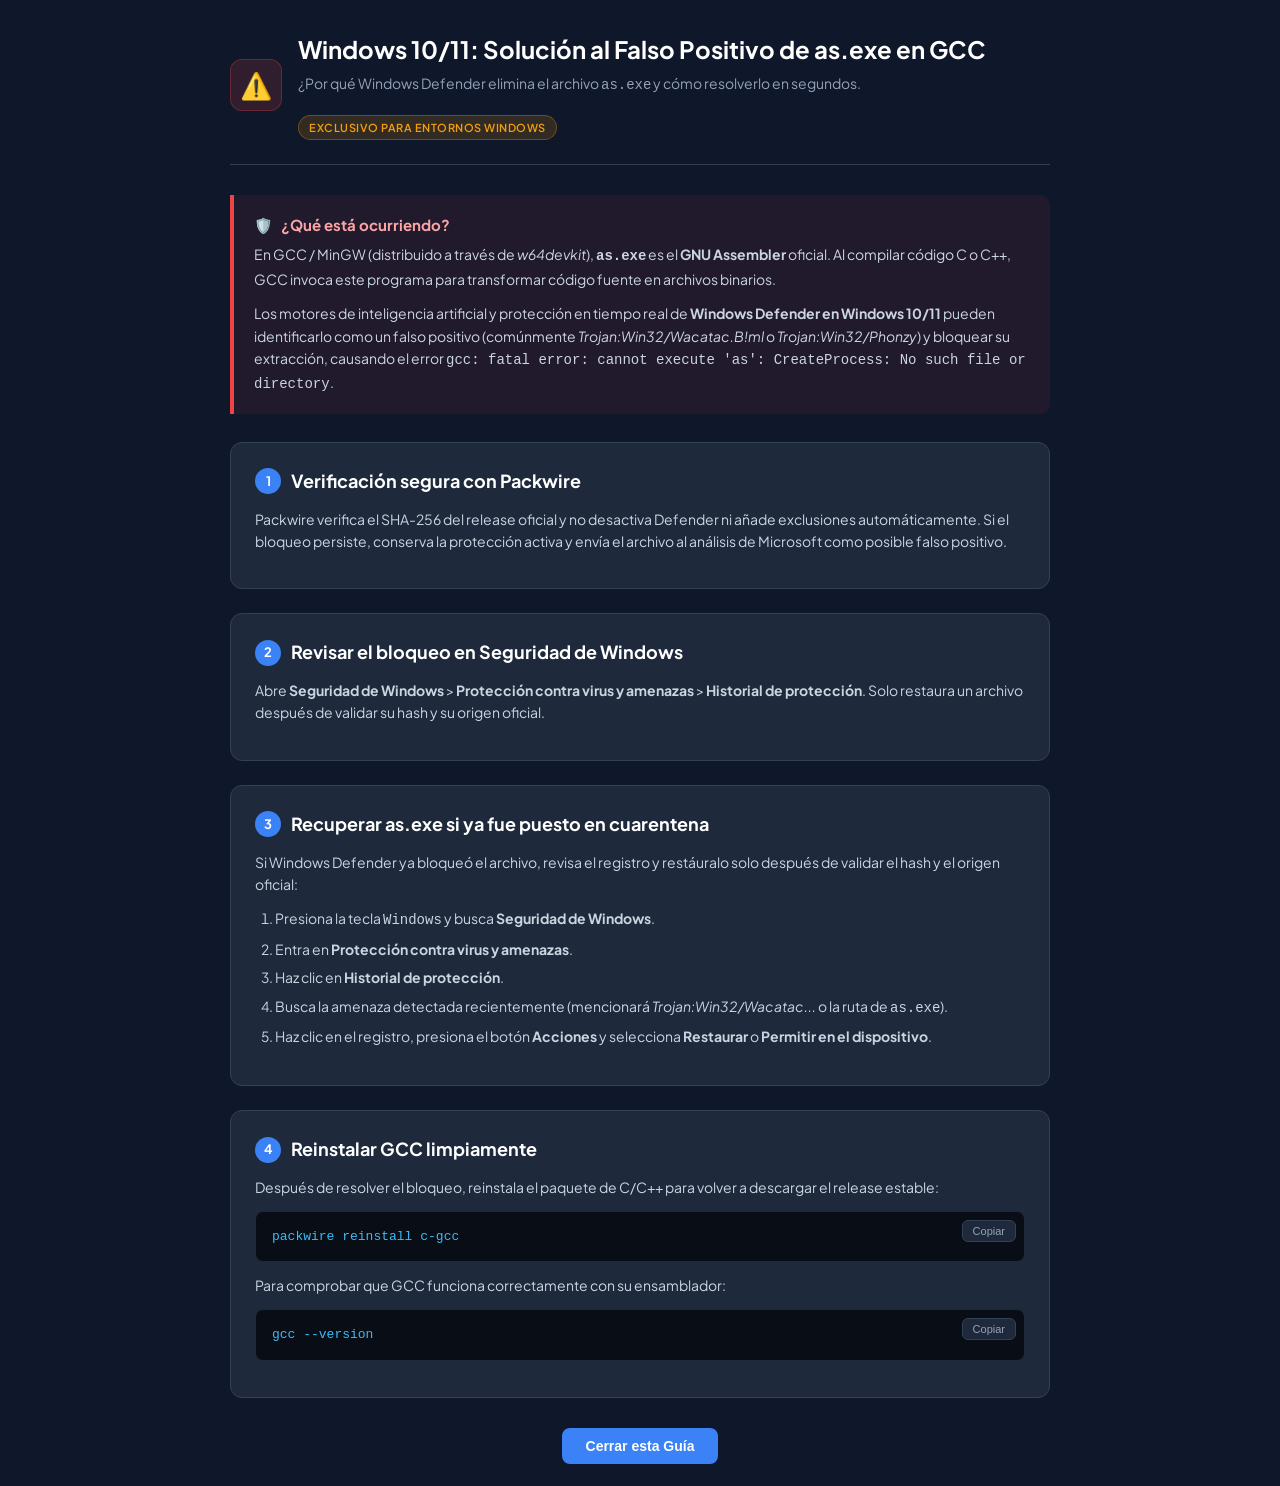
<file: guides/gcc_windows11.html>
<!DOCTYPE html>
<html lang="es">
<head>
  <meta charset="UTF-8">
  <meta name="viewport" content="width=device-width, initial-scale=1.0">
  <title>Guía Windows 10/11: Solución al error de as.exe en GCC - Packwire</title>
  <link rel="preconnect" href="https://fonts.googleapis.com">
  <link rel="preconnect" href="https://fonts.gstatic.com" crossorigin>
  <link href="https://fonts.googleapis.com/css2?family=Plus+Jakarta+Sans:wght@400;500;600;700&family=JetBrains+Mono:wght@400;500&display=swap" rel="stylesheet">
  <style>
    :root {
      --bg: #0f172a;
      --surface: #1e293b;
      --surface-hover: #334155;
      --border: #334155;
      --text: #f8fafc;
      --text-muted: #94a3b8;
      --primary: #3b82f6;
      --primary-hover: #2563eb;
      --danger: #ef4444;
      --warning: #f59e0b;
      --success: #10b981;
      --code-bg: #090d16;
    }

    * {
      box-sizing: border-box;
      margin: 0;
      padding: 0;
    }

    body {
      font-family: 'Plus Jakarta Sans', -apple-system, BlinkMacSystemFont, 'Segoe UI', Roboto, sans-serif;
      background-color: var(--bg);
      color: var(--text);
      line-height: 1.6;
      padding: 30px 20px;
    }

    .container {
      max-width: 820px;
      margin: 0 auto;
    }

    .header {
      border-bottom: 1px solid var(--border);
      padding-bottom: 24px;
      margin-bottom: 30px;
      display: flex;
      align-items: center;
      gap: 16px;
    }

    .header-icon {
      width: 52px;
      height: 52px;
      background: rgba(239, 68, 68, 0.15);
      border: 1px solid rgba(239, 68, 68, 0.3);
      border-radius: 12px;
      display: flex;
      align-items: center;
      justify-content: center;
      color: var(--danger);
      font-size: 26px;
      flex-shrink: 0;
    }

    h1 {
      font-size: 24px;
      font-weight: 700;
      color: #fff;
      margin-bottom: 4px;
    }

    .header-desc {
      color: var(--text-muted);
      font-size: 14px;
    }

    .badge-pill {
      display: inline-block;
      padding: 3px 10px;
      border-radius: 20px;
      font-size: 11px;
      font-weight: 600;
      text-transform: uppercase;
      letter-spacing: 0.5px;
      background: rgba(245, 158, 11, 0.15);
      color: var(--warning);
      border: 1px solid rgba(245, 158, 11, 0.3);
      margin-top: 6px;
    }

    .alert-box {
      background: rgba(239, 68, 68, 0.08);
      border-left: 4px solid var(--danger);
      padding: 18px 20px;
      border-radius: 0 10px 10px 0;
      margin-bottom: 28px;
    }

    .alert-title {
      font-weight: 700;
      color: #fca5a5;
      margin-bottom: 6px;
      display: flex;
      align-items: center;
      gap: 8px;
      font-size: 15px;
    }

    .section {
      background: var(--surface);
      border: 1px solid var(--border);
      border-radius: 12px;
      padding: 24px;
      margin-bottom: 24px;
    }

    .section-title {
      font-size: 18px;
      font-weight: 700;
      margin-bottom: 12px;
      display: flex;
      align-items: center;
      gap: 10px;
      color: #fff;
    }

    .step-number {
      background: var(--primary);
      color: #fff;
      width: 26px;
      height: 26px;
      border-radius: 50%;
      display: inline-flex;
      align-items: center;
      justify-content: center;
      font-size: 13px;
      font-weight: 700;
      flex-shrink: 0;
    }

    p {
      color: #cbd5e1;
      font-size: 14px;
      margin-bottom: 12px;
    }

    ul, ol {
      padding-left: 20px;
      color: #cbd5e1;
      font-size: 14px;
      margin-bottom: 14px;
    }

    li {
      margin-bottom: 6px;
    }

    .code-snippet {
      background: var(--code-bg);
      border: 1px solid #1e293b;
      border-radius: 8px;
      padding: 14px 16px;
      font-family: 'JetBrains Mono', monospace;
      font-size: 13px;
      color: #38bdf8;
      overflow-x: auto;
      margin: 12px 0;
      position: relative;
    }

    .code-comment {
      color: #64748b;
    }

    .btn-copy {
      position: absolute;
      top: 8px;
      right: 8px;
      background: var(--surface);
      border: 1px solid var(--border);
      color: var(--text-muted);
      border-radius: 6px;
      padding: 4px 10px;
      font-size: 11px;
      cursor: pointer;
      transition: all 0.2s;
    }

    .btn-copy:hover {
      background: var(--surface-hover);
      color: #fff;
    }

    .back-bar {
      margin-top: 30px;
      text-align: center;
    }

    .btn-action {
      background: var(--primary);
      color: #fff;
      padding: 10px 24px;
      border-radius: 8px;
      text-decoration: none;
      font-weight: 600;
      font-size: 14px;
      display: inline-flex;
      align-items: center;
      gap: 8px;
      border: none;
      cursor: pointer;
      transition: background 0.2s;
    }

    .btn-action:hover {
      background: var(--primary-hover);
    }
  </style>
</head>
<body>
  <div class="container">
    <header class="header">
      <div class="header-icon">⚠️</div>
      <div>
        <h1>Windows 10/11: Solución al Falso Positivo de as.exe en GCC</h1>
        <p class="header-desc">¿Por qué Windows Defender elimina el archivo <code>as.exe</code> y cómo resolverlo en segundos.</p>
        <span class="badge-pill">Exclusivo para entornos Windows</span>
      </div>
    </header>

    <div class="alert-box">
      <div class="alert-title">
        <span>🛡️</span> ¿Qué está ocurriendo?
      </div>
      <p>
        En GCC / MinGW (distribuido a través de <em>w64devkit</em>), <strong><code>as.exe</code></strong> es el <strong>GNU Assembler</strong> oficial. Al compilar código C o C++, GCC invoca este programa para transformar código fuente en archivos binarios.
      </p>
      <p style="margin-bottom: 0;">
        Los motores de inteligencia artificial y protección en tiempo real de <strong>Windows Defender en Windows 10/11</strong> pueden identificarlo como un falso positivo (comúnmente <em>Trojan:Win32/Wacatac.B!ml</em> o <em>Trojan:Win32/Phonzy</em>) y bloquear su extracción, causando el error <code>gcc: fatal error: cannot execute 'as': CreateProcess: No such file or directory</code>.
      </p>
    </div>

    <!-- METODO 1 -->
    <div class="section">
      <div class="section-title">
        <span class="step-number">1</span>
        <span>Verificación segura con Packwire</span>
      </div>
      <p>Packwire verifica el SHA-256 del release oficial y no desactiva Defender ni añade exclusiones automáticamente. Si el bloqueo persiste, conserva la protección activa y envía el archivo al análisis de Microsoft como posible falso positivo.</p>
    </div>

    <!-- METODO 2 -->
    <div class="section">
      <div class="section-title">
        <span class="step-number">2</span>
        <span>Revisar el bloqueo en Seguridad de Windows</span>
      </div>
      <p>Abre <strong>Seguridad de Windows</strong> &gt; <strong>Protección contra virus y amenazas</strong> &gt; <strong>Historial de protección</strong>. Solo restaura un archivo después de validar su hash y su origen oficial.</p>
    </div>

    <!-- METODO 3 -->
    <div class="section">
      <div class="section-title">
        <span class="step-number">3</span>
        <span>Recuperar as.exe si ya fue puesto en cuarentena</span>
      </div>
      <p>Si Windows Defender ya bloqueó el archivo, revisa el registro y restáuralo solo después de validar el hash y el origen oficial:</p>
      <ol>
        <li>Presiona la tecla <code>Windows</code> y busca <strong>Seguridad de Windows</strong>.</li>
        <li>Entra en <strong>Protección contra virus y amenazas</strong>.</li>
        <li>Haz clic en <strong>Historial de protección</strong>.</li>
        <li>Busca la amenaza detectada recientemente (mencionará <em>Trojan:Win32/Wacatac...</em> o la ruta de <code>as.exe</code>).</li>
        <li>Haz clic en el registro, presiona el botón <strong>Acciones</strong> y selecciona <strong>Restaurar</strong> o <strong>Permitir en el dispositivo</strong>.</li>
      </ol>
    </div>

    <!-- METODO 4 -->
    <div class="section">
      <div class="section-title">
        <span class="step-number">4</span>
        <span>Reinstalar GCC limpiamente</span>
      </div>
      <p>Después de resolver el bloqueo, reinstala el paquete de C/C++ para volver a descargar el release estable:</p>
      <div class="code-snippet">
        <button class="btn-copy" onclick="copyCode(this, 'packwire reinstall c-gcc')">Copiar</button>
        <code>packwire reinstall c-gcc</code>
      </div>
      <p>Para comprobar que GCC funciona correctamente con su ensamblador:</p>
      <div class="code-snippet">
        <button class="btn-copy" onclick="copyCode(this, 'gcc --version')">Copiar</button>
        <code>gcc --version</code>
      </div>
    </div>

    <div class="back-bar">
      <button class="btn-action" onclick="window.close();">Cerrar esta Guía</button>
    </div>
  </div>

  <script>
    function copyCode(btn, text) {
      navigator.clipboard.writeText(text).then(() => {
        const orig = btn.textContent;
        btn.textContent = '¡Copiado!';
        btn.style.color = '#10b981';
        setTimeout(() => {
          btn.textContent = orig;
          btn.style.color = '';
        }, 2000);
      });
    }
  </script>
</body>
</html>
</file>
